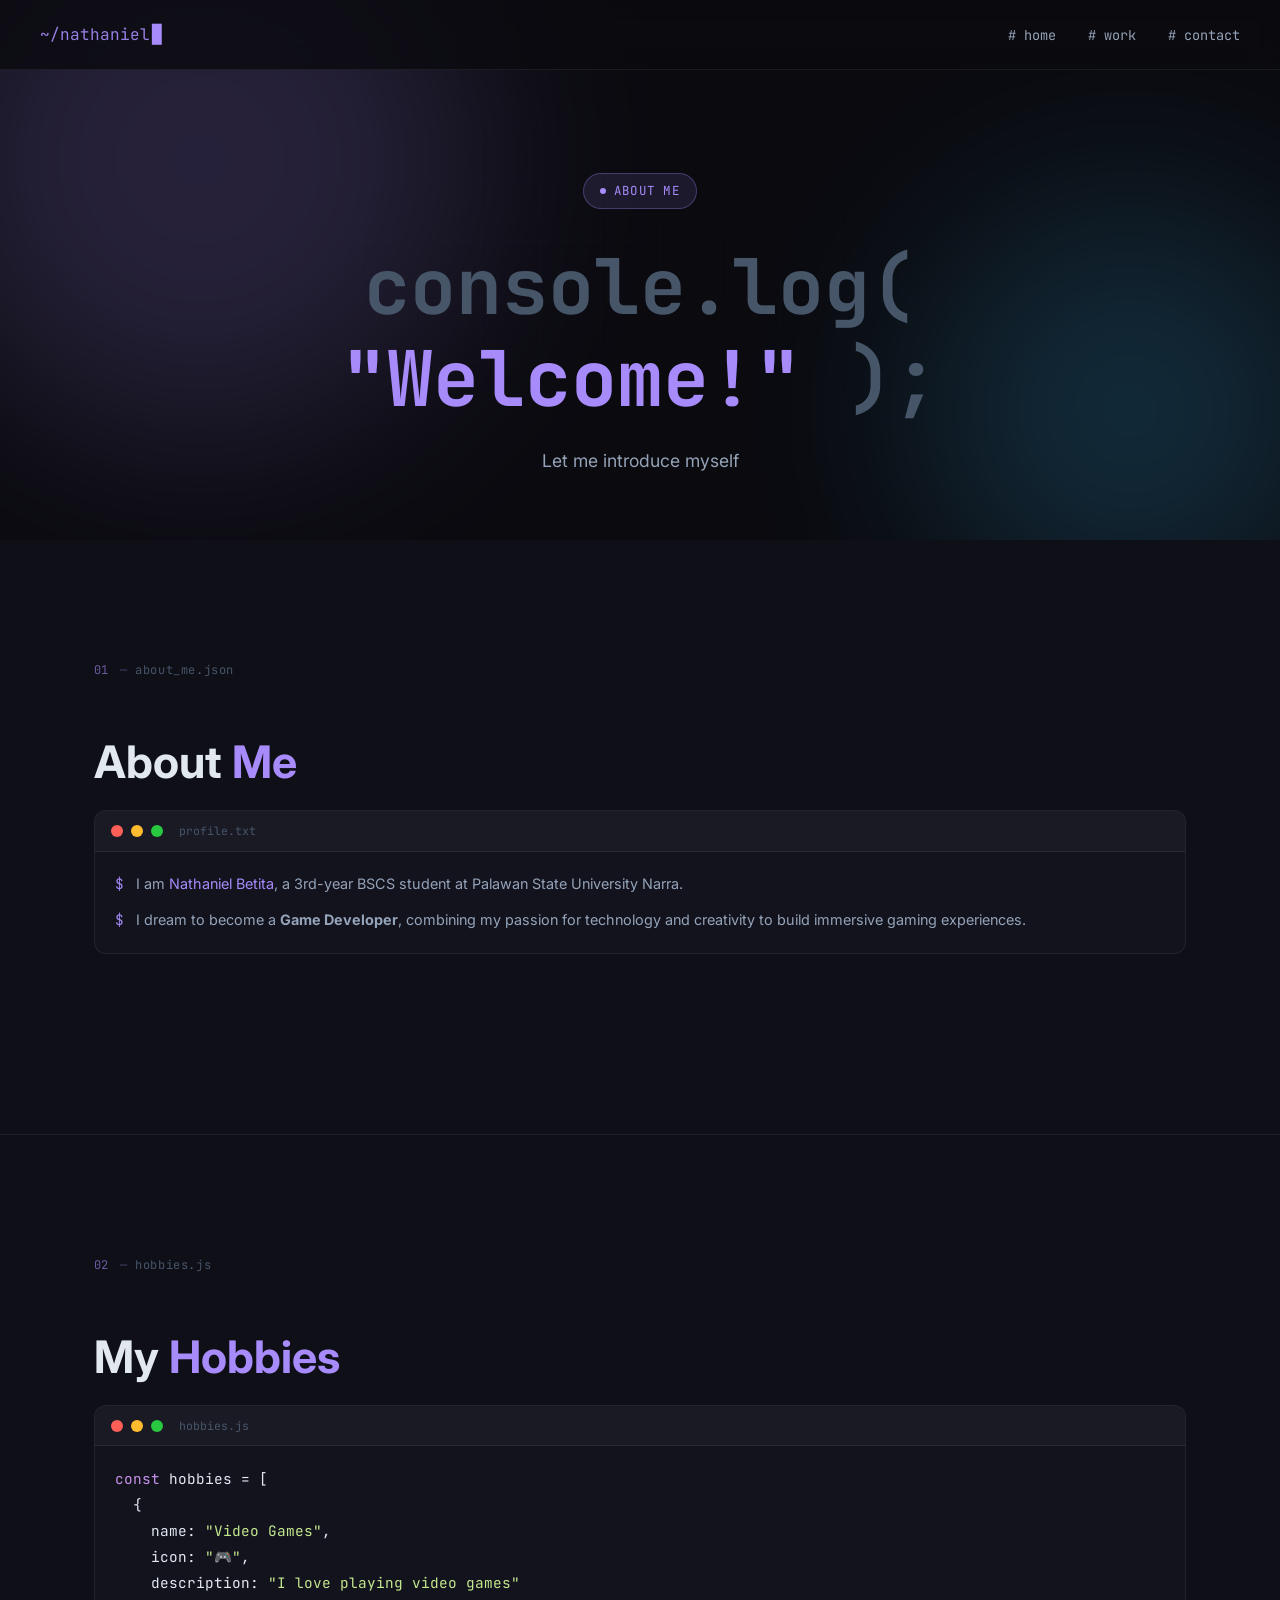
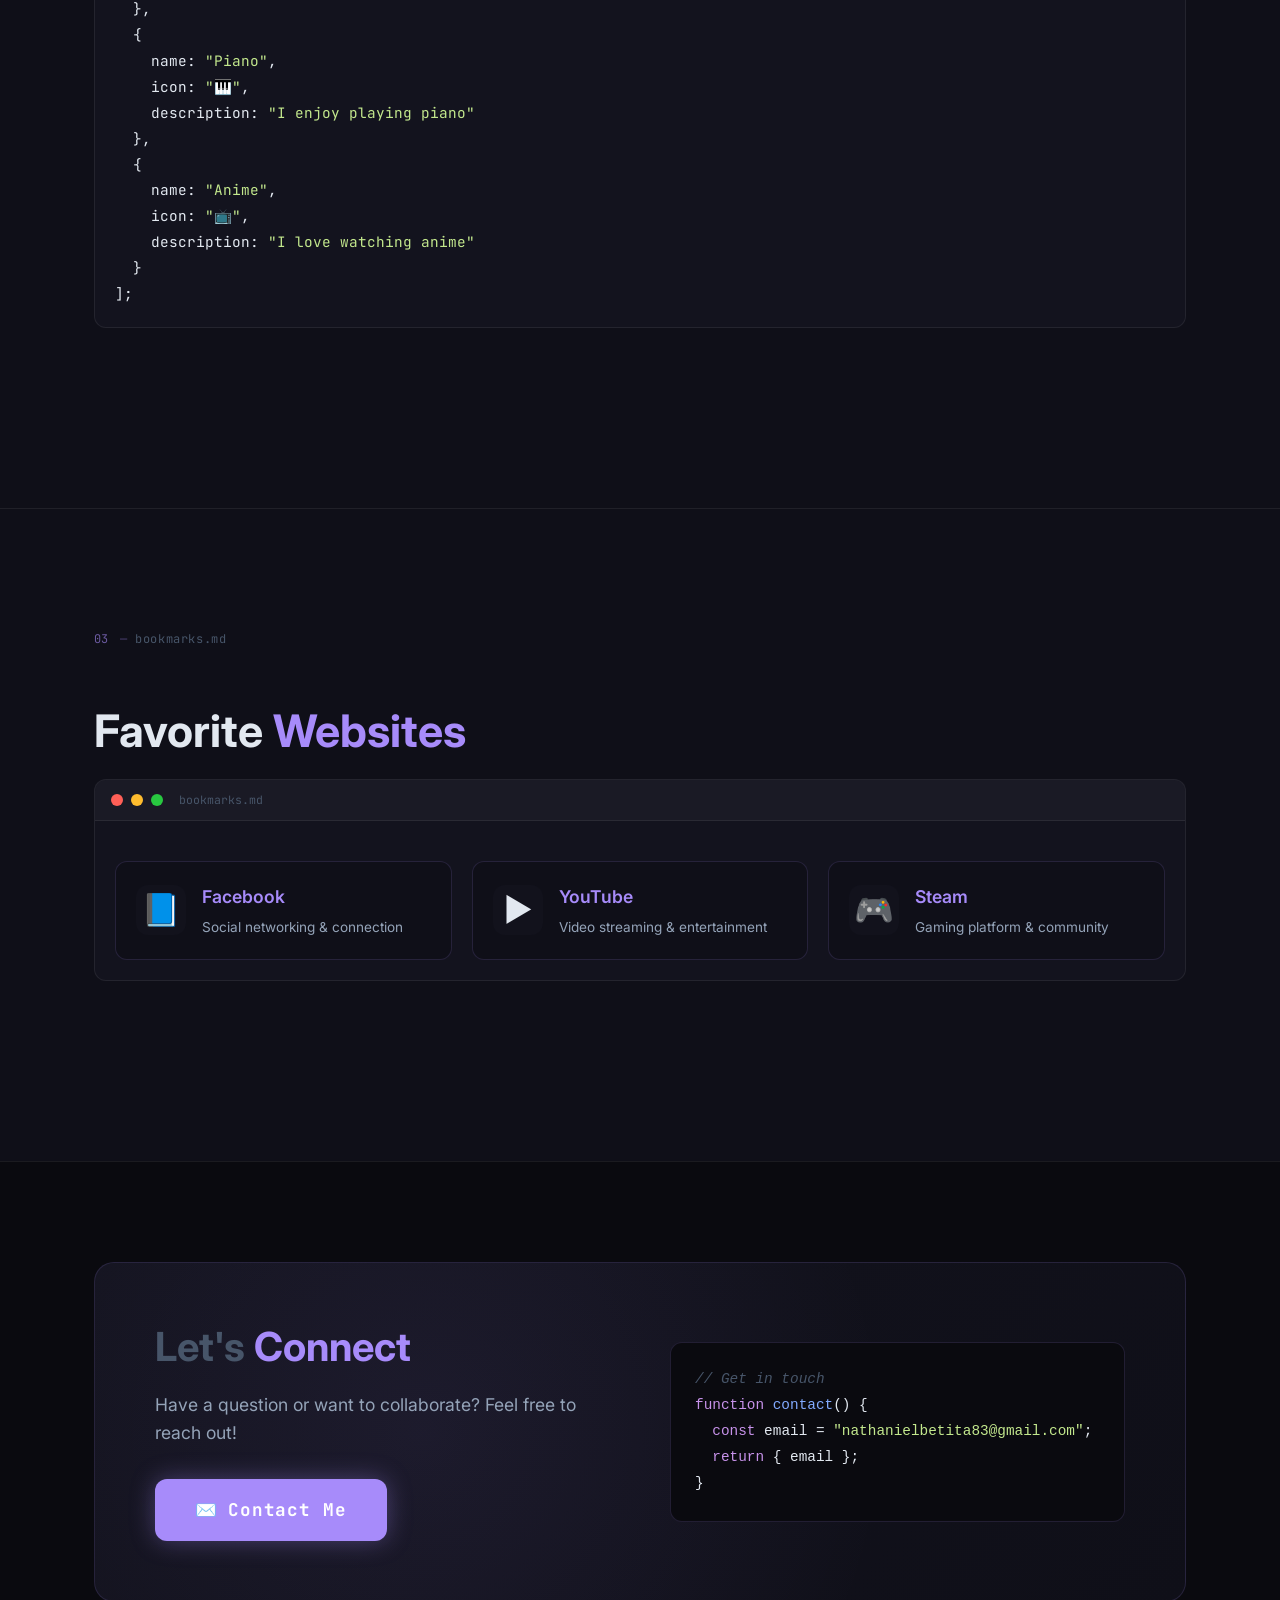
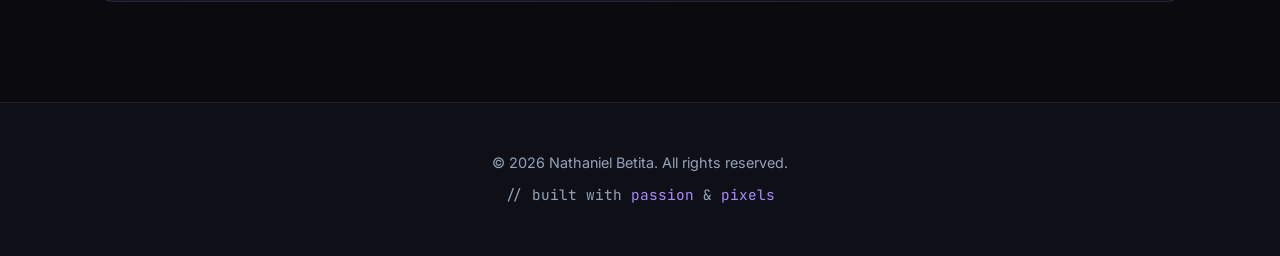
<file: about.html>
<!DOCTYPE html>
<html lang="en">
<head>
  <meta charset="UTF-8" />
  <meta name="viewport" content="width=device-width, initial-scale=1.0" />
  <title>About Me &mdash; Nathaniel</title>
  <link rel="stylesheet" href="styles.css" />
  <link rel="preconnect" href="https://fonts.googleapis.com" />
  <link rel="preconnect" href="https://fonts.gstatic.com" crossorigin />
  <link href="https://fonts.googleapis.com/css2?family=JetBrains+Mono:wght@400;700&family=Inter:wght@300;400;600;700&display=swap" rel="stylesheet" />
</head>
<body>

  <!-- ═══ NAV ═══ -->
  <nav class="navbar" id="navbar">
    <div class="nav-brand">
      <span class="nav-prompt">~/nathaniel</span>
      <span class="nav-cursor blink">█</span>
    </div>
    <ul class="nav-links">
      <li><a href="index.html" class="nav-link"># home</a></li>
      <li><a href="index.html#activity-1" class="nav-link"># work</a></li>
      <li><a href="index.html#contact" class="nav-link"># contact</a></li>
    </ul>
    <button class="hamburger" id="hamburger" aria-label="Toggle menu">
      <span></span><span></span><span></span>
    </button>
  </nav>

  <!-- ═══ HERO / HEADER ═══ -->
  <header class="hero about-hero">
    <div class="hero-bg">
      <div class="grid-lines"></div>
      <div class="orb orb-1"></div>
      <div class="orb orb-2"></div>
    </div>
    <div class="hero-content">
      <div class="hero-tag">
        <span class="tag-dot"></span>
        <span>About Me</span>
      </div>
      <h1 class="hero-title">
        <span class="line-dim">console.log(</span>
        <br />
        <span class="line-accent">"Welcome!"</span>
        <span class="line-dim">);</span>
      </h1>
      <p class="hero-subtitle">
        Let me introduce myself
      </p>
    </div>
  </header>

  <!-- ═══ ABOUT ME ═══ -->
  <section class="section about-section" id="about-me">
    <div class="container">
      <div class="section-label">
        <span class="label-index">01</span>
        <span class="label-text">about_me.json</span>
      </div>

      <div class="about-content-block">
        <h2 class="section-title">
          About <span class="accent">Me</span>
        </h2>
        <div class="terminal-block">
          <div class="terminal-header">
            <span class="t-dot red"></span>
            <span class="t-dot yellow"></span>
            <span class="t-dot green"></span>
            <span class="t-file">profile.txt</span>
          </div>
          <div class="terminal-body">
            <p class="t-line">
              <span class="t-prompt">$</span>
              <span>I am <span class="accent">Nathaniel Betita</span>, a 3rd-year BSCS student at Palawan State University Narra.</span>
            </p>
            <p class="t-line">
              <span class="t-prompt">$</span>
              <span>I dream to become a <strong>Game Developer</strong>, combining my passion for technology and creativity to build immersive gaming experiences.</span>
            </p>
          </div>
        </div>
      </div>
    </div>
  </section>

  <!-- ═══ HOBBIES ═══ -->
  <section class="section about-section" id="hobbies">
    <div class="container">
      <div class="section-label">
        <span class="label-index">02</span>
        <span class="label-text">hobbies.js</span>
      </div>

      <div class="about-content-block">
        <h2 class="section-title">
          My <span class="accent">Hobbies</span>
        </h2>
        <div class="terminal-block">
          <div class="terminal-header">
            <span class="t-dot red"></span>
            <span class="t-dot yellow"></span>
            <span class="t-dot green"></span>
            <span class="t-file">hobbies.js</span>
          </div>
          <div class="terminal-body">
            <pre class="code-block"><span class="code-keyword">const</span> hobbies = [
  {
    name: <span class="code-string">"Video Games"</span>,
    icon: <span class="code-string">"🎮"</span>,
    description: <span class="code-string">"I love playing video games"</span>
  },
  {
    name: <span class="code-string">"Piano"</span>,
    icon: <span class="code-string">"🎹"</span>,
    description: <span class="code-string">"I enjoy playing piano"</span>
  },
  {
    name: <span class="code-string">"Anime"</span>,
    icon: <span class="code-string">"📺"</span>,
    description: <span class="code-string">"I love watching anime"</span>
  }
];</pre>
          </div>
        </div>
      </div>
    </div>
  </section>

  <!-- ═══ FAVORITE WEBSITES ═══ -->
  <section class="section about-section" id="fave-websites">
    <div class="container">
      <div class="section-label">
        <span class="label-index">03</span>
        <span class="label-text">bookmarks.md</span>
      </div>

      <div class="about-content-block">
        <h2 class="section-title">
          Favorite <span class="accent">Websites</span>
        </h2>
        <div class="terminal-block">
          <div class="terminal-header">
            <span class="t-dot red"></span>
            <span class="t-dot yellow"></span>
            <span class="t-dot green"></span>
            <span class="t-file">bookmarks.md</span>
          </div>
          <div class="terminal-body">
            <div class="website-links">
              <a href="https://facebook.com" target="_blank" class="website-card">
                <div class="website-icon">📘</div>
                <div class="website-info">
                  <h3>Facebook</h3>
                  <p>Social networking & connection</p>
                </div>
              </a>
              <a href="https://youtube.com" target="_blank" class="website-card">
                <div class="website-icon">▶️</div>
                <div class="website-info">
                  <h3>YouTube</h3>
                  <p>Video streaming & entertainment</p>
                </div>
              </a>
              <a href="https://store.steampowered.com" target="_blank" class="website-card">
                <div class="website-icon">🎮</div>
                <div class="website-info">
                  <h3>Steam</h3>
                  <p>Gaming platform & community</p>
                </div>
              </a>
            </div>
          </div>
        </div>
      </div>
    </div>
  </section>

  <!-- ═══ CONTACT CTA ═══ -->
  <section class="section cta-section" id="contact-cta">
    <div class="container">
      <div class="cta-block">
        <div class="cta-content">
          <h2 class="cta-title">
            <span class="line-dim">Let's</span> <span class="accent">Connect</span>
          </h2>
          <p class="cta-text">
            Have a question or want to collaborate? Feel free to reach out!
          </p>
          <a href="mailto:nathanielbetita83@gmail.com" class="btn btn-primary btn-lg">
            <span>✉️</span> Contact Me
          </a>
        </div>
        <div class="cta-decoration">
          <div class="code-snippet">
            <pre><span class="code-comment">// Get in touch</span>
<span class="code-keyword">function</span> <span class="code-function">contact</span>() {
  <span class="code-keyword">const</span> email = <span class="code-string">"nathanielbetita83@gmail.com"</span>;
  <span class="code-keyword">return</span> { email };
}</pre>
          </div>
        </div>
      </div>
    </div>
  </section>

  <!-- ═══ FOOTER ═══ -->
  <footer class="footer">
    <div class="container">
      <div class="footer-content">
        <p>&copy; 2026 Nathaniel Betita. All rights reserved.</p>
        <p class="footer-code">
          <span class="code-dim">// built with</span> 
          <span class="accent">passion</span> 
          <span class="code-dim">&amp;</span> 
          <span class="accent">pixels</span>
        </p>
      </div>
    </div>
  </footer>

  <script src="script.js"></script>
</body>
</html>
</file>
<file: styles.css>
/* ═══════════════════════════════════════════════════════
   NATHANIEL PHOTOSHOP PORTFOLIO — styles.css
   Design: dark developer aesthetic + creative artistry
   ═══════════════════════════════════════════════════════ */

/* ── 1. CSS Custom Properties ── */
:root {
  --bg:         #0a0a0f;
  --bg-2:       #0f0f18;
  --bg-card:    #13131e;
  --bg-glass:   rgba(19, 19, 30, 0.75);

  --accent:     #a78bfa;       /* violet */
  --accent-2:   #38bdf8;       /* sky blue */
  --accent-3:   #f472b6;       /* pink */
  --accent-glow:rgba(167,139,250,0.25);

  --text:       #e2e8f0;
  --text-muted: #94a3b8;
  --text-dim:   #475569;

  --border:     rgba(167,139,250,0.15);
  --border-2:   rgba(255,255,255,0.07);

  --radius:     12px;
  --radius-lg:  20px;

  --font-mono:  'JetBrains Mono', 'Fira Code', monospace;
  --font-sans:  'Inter', system-ui, sans-serif;

  --nav-h:      70px;
  --section-gap:120px;
}

/* ── 2. Reset & Base ── */
*, *::before, *::after { box-sizing: border-box; margin: 0; padding: 0; }

html { scroll-behavior: smooth; }

body {
  font-family: var(--font-sans);
  background: var(--bg);
  color: var(--text);
  line-height: 1.7;
  overflow-x: hidden;
}

a { color: inherit; text-decoration: none; }
ul { list-style: none; }
img { display: block; max-width: 100%; }
button { cursor: pointer; font-family: inherit; }

::selection { background: var(--accent); color: #fff; }

/* ── 3. Scrollbar ── */
::-webkit-scrollbar { width: 6px; }
::-webkit-scrollbar-track { background: var(--bg); }
::-webkit-scrollbar-thumb { background: var(--accent); border-radius: 99px; }

/* ── 4. Utility ── */
.container {
  max-width: 1140px;
  margin: 0 auto;
  padding: 0 24px;
}

.accent { color: var(--accent); }

/* ── 5. Nav ── */
.navbar {
  position: fixed;
  top: 0; left: 0; right: 0;
  z-index: 100;
  height: var(--nav-h);
  display: flex;
  align-items: center;
  justify-content: space-between;
  padding: 0 40px;
  background: rgba(10,10,15,0.8);
  backdrop-filter: blur(12px);
  -webkit-backdrop-filter: blur(12px);
  border-bottom: 1px solid var(--border-2);
  transition: box-shadow 0.3s;
}
.navbar.scrolled { box-shadow: 0 4px 40px rgba(0,0,0,0.5); }

.nav-brand {
  font-family: var(--font-mono);
  font-size: 1rem;
  color: var(--accent);
  display: flex;
  align-items: center;
  gap: 2px;
}
.nav-prompt { opacity: 0.9; }

.nav-links {
  display: flex;
  gap: 32px;
}
.nav-link {
  font-family: var(--font-mono);
  font-size: 0.85rem;
  color: var(--text-muted);
  transition: color 0.2s;
  position: relative;
}
.nav-link::after {
  content: '';
  position: absolute;
  bottom: -4px; left: 0;
  width: 0; height: 1px;
  background: var(--accent);
  transition: width 0.3s;
}
.nav-link:hover { color: var(--accent); }
.nav-link:hover::after { width: 100%; }

.hamburger {
  display: none;
  flex-direction: column;
  gap: 5px;
  background: none;
  border: none;
  padding: 4px;
}
.hamburger span {
  display: block;
  width: 24px; height: 2px;
  background: var(--text-muted);
  border-radius: 2px;
  transition: transform 0.3s, opacity 0.3s;
}

/* ── 6. Blink cursor ── */
.blink { animation: blink 1.1s step-end infinite; }
@keyframes blink { 50% { opacity: 0; } }

/* ── 7. Buttons ── */
.btn {
  display: inline-flex;
  align-items: center;
  gap: 8px;
  padding: 12px 28px;
  border-radius: var(--radius);
  font-family: var(--font-mono);
  font-size: 0.85rem;
  font-weight: 700;
  letter-spacing: 0.05em;
  transition: all 0.25s;
  cursor: pointer;
  border: none;
}
.btn-primary {
  background: var(--accent);
  color: #fff;
  box-shadow: 0 0 24px rgba(167,139,250,0.35);
}
.btn-primary:hover {
  background: #c4b5fd;
  box-shadow: 0 0 36px rgba(167,139,250,0.55);
  transform: translateY(-2px);
}
.btn-ghost {
  background: transparent;
  color: var(--text-muted);
  border: 1px solid var(--border);
}
.btn-ghost:hover {
  color: var(--accent);
  border-color: var(--accent);
  background: var(--accent-glow);
  transform: translateY(-2px);
}

/* ── 8. Hero ── */
.hero {
  position: relative;
  min-height: 100vh;
  display: flex;
  align-items: center;
  justify-content: center;
  overflow: hidden;
  padding-top: var(--nav-h);
}

.hero-bg {
  position: absolute;
  inset: 0;
  pointer-events: none;
}

.grid-lines {
  position: absolute;
  inset: 0;
  background-image:
    linear-gradient(rgba(167,139,250,0.04) 1px, transparent 1px),
    linear-gradient(90deg, rgba(167,139,250,0.04) 1px, transparent 1px);
  background-size: 60px 60px;
  mask-image: radial-gradient(ellipse at center, rgba(0,0,0,0.6) 0%, transparent 70%);
}

.orb {
  position: absolute;
  border-radius: 50%;
  filter: blur(100px);
  opacity: 0.18;
}
.orb-1 {
  width: 560px; height: 560px;
  background: var(--accent);
  top: -120px; left: -80px;
  animation: drift 12s ease-in-out infinite alternate;
}
.orb-2 {
  width: 420px; height: 420px;
  background: var(--accent-2);
  bottom: -80px; right: -60px;
  animation: drift 16s ease-in-out infinite alternate-reverse;
}
@keyframes drift {
  from { transform: translate(0, 0) scale(1); }
  to   { transform: translate(40px, 20px) scale(1.05); }
}

.hero-content {
  position: relative;
  z-index: 1;
  text-align: center;
  padding: 20px;
}

.hero-tag {
  display: inline-flex;
  align-items: center;
  gap: 8px;
  font-family: var(--font-mono);
  font-size: 0.78rem;
  color: var(--accent);
  background: rgba(167,139,250,0.12);
  border: 1px solid rgba(167,139,250,0.3);
  border-radius: 99px;
  padding: 6px 16px;
  margin-bottom: 32px;
  text-transform: uppercase;
  letter-spacing: 0.1em;
}
.tag-dot {
  width: 6px; height: 6px;
  border-radius: 50%;
  background: var(--accent);
  animation: pulse 1.8s ease-in-out infinite;
}
@keyframes pulse {
  0%, 100% { opacity: 1; transform: scale(1); }
  50% { opacity: 0.5; transform: scale(1.4); }
}

.hero-title {
  font-family: var(--font-mono);
  font-size: clamp(2.2rem, 6vw, 5rem);
  font-weight: 700;
  line-height: 1.2;
  margin-bottom: 20px;
}
.line-dim  { color: var(--text-dim); }
.line-accent { color: var(--accent); }

.hero-subtitle {
  font-size: 1.1rem;
  color: var(--text-muted);
  margin-bottom: 40px;
  line-height: 1.8;
}
.subtitle-code {
  font-family: var(--font-mono);
  font-size: 0.85rem;
  color: var(--text-dim);
}

.hero-actions {
  display: flex;
  gap: 16px;
  justify-content: center;
  flex-wrap: wrap;
}

.hero-scroll-hint {
  position: absolute;
  bottom: 36px; left: 50%;
  transform: translateX(-50%);
  display: flex;
  flex-direction: column;
  align-items: center;
  gap: 8px;
  font-family: var(--font-mono);
  font-size: 0.7rem;
  color: var(--text-dim);
  letter-spacing: 0.1em;
  text-transform: uppercase;
  z-index: 1;
}
.scroll-line {
  width: 1px; height: 40px;
  background: linear-gradient(to bottom, var(--text-dim), transparent);
  animation: grow 2s ease-in-out infinite;
}
@keyframes grow {
  0% { transform: scaleY(0); transform-origin: top; }
  50% { transform: scaleY(1); transform-origin: top; }
  51% { transform: scaleY(1); transform-origin: bottom; }
  100% { transform: scaleY(0); transform-origin: bottom; }
}

/* ── 9. Section Shared ── */
.section {
  padding: var(--section-gap) 0;
  position: relative;
}
.section + .section { border-top: 1px solid var(--border-2); }

.section-label {
  display: flex;
  align-items: center;
  gap: 12px;
  margin-bottom: 56px;
}
.label-index {
  font-family: var(--font-mono);
  font-size: 0.75rem;
  color: var(--accent);
  opacity: 0.6;
}
.label-text {
  font-family: var(--font-mono);
  font-size: 0.75rem;
  color: var(--text-dim);
  letter-spacing: 0.05em;
}
.label-text::before { content: '— '; color: var(--accent); opacity: 0.4; }

.section-title {
  font-size: clamp(1.8rem, 4vw, 2.8rem);
  font-weight: 700;
  line-height: 1.2;
  margin-bottom: 20px;
}

/* ── 10. About Section ── */
.about-section { background: var(--bg-2); }

.about-grid {
  display: grid;
  grid-template-columns: 280px 1fr;
  gap: 64px;
  align-items: start;
}

.about-photo-frame {
  position: relative;
}
.about-photo-placeholder {
  aspect-ratio: 3/4;
  background: var(--bg-card);
  border: 2px dashed var(--border);
  border-radius: var(--radius-lg);
  display: flex;
  flex-direction: column;
  align-items: center;
  justify-content: center;
  gap: 12px;
  color: var(--text-dim);
  font-family: var(--font-mono);
  font-size: 0.75rem;
  transition: border-color 0.3s, color 0.3s;
}
.about-photo-placeholder:hover {
  border-color: var(--accent);
  color: var(--accent);
}
.placeholder-icon {
  width: 48px; height: 48px;
  color: inherit;
}
.photo-frame-deco {
  position: absolute;
  top: 12px; left: 12px; right: -12px; bottom: -12px;
  border: 1px solid var(--accent);
  border-radius: var(--radius-lg);
  opacity: 0.2;
  pointer-events: none;
  z-index: -1;
}

/* Terminal block */
.terminal-block {
  background: var(--bg-card);
  border: 1px solid var(--border-2);
  border-radius: var(--radius);
  overflow: hidden;
  margin-bottom: 28px;
}
.terminal-header {
  display: flex;
  align-items: center;
  gap: 8px;
  padding: 10px 16px;
  background: rgba(255,255,255,0.03);
  border-bottom: 1px solid var(--border-2);
}
.t-dot {
  width: 12px; height: 12px;
  border-radius: 50%;
}
.t-dot.red    { background: #ff5f57; }
.t-dot.yellow { background: #febc2e; }
.t-dot.green  { background: #28c840; }
.t-file {
  font-family: var(--font-mono);
  font-size: 0.72rem;
  color: var(--text-dim);
  margin-left: 8px;
}
.terminal-body { padding: 20px; }
.t-line {
  font-size: 0.9rem;
  color: var(--text-muted);
  margin-bottom: 12px;
  display: flex;
  gap: 12px;
}
.t-line:last-child { margin-bottom: 0; }
.t-prompt {
  color: var(--accent);
  font-family: var(--font-mono);
  flex-shrink: 0;
}

.about-skills {
  display: flex;
  flex-wrap: wrap;
  gap: 10px;
}
.skill-tag {
  font-family: var(--font-mono);
  font-size: 0.75rem;
  color: var(--accent);
  background: rgba(167,139,250,0.1);
  border: 1px solid rgba(167,139,250,0.25);
  border-radius: 6px;
  padding: 5px 12px;
  transition: background 0.2s, border-color 0.2s;
}
.skill-tag:hover {
  background: rgba(167,139,250,0.2);
  border-color: var(--accent);
}

/* ── 11. Activity Sections ── */
.activity-section { background: var(--bg); }
.activity-section.alt-layout { background: var(--bg-2); }

.activity-grid {
  display: grid;
  grid-template-columns: 1fr 1fr;
  gap: 64px;
  align-items: center;
}
.activity-grid.reversed { direction: rtl; }
.activity-grid.reversed > * { direction: ltr; }

.activity-desc {
  color: var(--text-muted);
  font-size: 1rem;
  margin-bottom: 24px;
  line-height: 1.8;
}

.activity-meta {
  font-family: var(--font-mono);
  font-size: 0.8rem;
  color: var(--text-dim);
  display: flex;
  flex-direction: column;
  gap: 6px;
}
.meta-key {
  color: var(--accent);
  margin-right: 4px;
}

/* ── 12. Image Upload Card ── */
.image-upload-card {
  background: var(--bg-card);
  border: 2px dashed var(--border);
  border-radius: var(--radius-lg);
  overflow: hidden;
  aspect-ratio: 4/3;
  position: relative;
  transition: border-color 0.3s, box-shadow 0.3s;
  cursor: pointer;
}
.image-upload-card:hover,
.image-upload-card.drag-over {
  border-color: var(--accent);
  box-shadow: 0 0 40px var(--accent-glow);
}
.image-upload-card.has-image { border-style: solid; border-color: var(--border); }

.upload-inner {
  position: absolute;
  inset: 0;
  display: flex;
  flex-direction: column;
  align-items: center;
  justify-content: center;
  gap: 10px;
  padding: 24px;
  text-align: center;
}

.upload-icon-wrap {
  width: 56px; height: 56px;
  color: var(--text-dim);
  margin-bottom: 4px;
  transition: color 0.3s, transform 0.3s;
}
.image-upload-card:hover .upload-icon-wrap {
  color: var(--accent);
  transform: translateY(-4px);
}

.upload-label {
  font-family: var(--font-mono);
  font-size: 0.85rem;
  color: var(--text-muted);
}
.upload-hint {
  font-family: var(--font-mono);
  font-size: 0.72rem;
  color: var(--text-dim);
}

.upload-btn {
  display: inline-block;
  margin-top: 8px;
  padding: 8px 20px;
  background: rgba(167,139,250,0.12);
  border: 1px solid rgba(167,139,250,0.3);
  border-radius: 8px;
  font-family: var(--font-mono);
  font-size: 0.78rem;
  color: var(--accent);
  cursor: pointer;
  transition: background 0.2s, border-color 0.2s;
}
.upload-btn:hover {
  background: rgba(167,139,250,0.22);
  border-color: var(--accent);
}
.file-input { display: none; }

/* Preview state */
.upload-preview {
  position: absolute;
  inset: 0;
}
.preview-img {
  width: 100%; height: 100%;
  object-fit: cover;
  display: block;
}
.remove-img {
  position: absolute;
  top: 10px; right: 10px;
  width: 30px; height: 30px;
  border-radius: 50%;
  background: rgba(0,0,0,0.6);
  border: none;
  color: #fff;
  font-size: 0.85rem;
  display: flex;
  align-items: center;
  justify-content: center;
  opacity: 0;
  transition: opacity 0.2s;
}
.upload-preview:hover .remove-img { opacity: 1; }

/* ── 13a. Multi-upload Grid ── */
.multi-upload-grid {
  display: grid;
  gap: 16px;
}
.multi-upload-grid.two-col {
  grid-template-columns: 1fr 1fr;
}
.multi-upload-grid.three-col {
  grid-template-columns: 1fr 1fr 1fr;
}

.upload-slot {
  display: flex;
  flex-direction: column;
  gap: 8px;
}
.upload-slot-label {
  font-family: var(--font-mono);
  font-size: 0.72rem;
  color: var(--accent);
  text-align: center;
  letter-spacing: 0.06em;
  text-transform: uppercase;
  background: rgba(167,139,250,0.1);
  border: 1px solid rgba(167,139,250,0.2);
  border-radius: 6px;
  padding: 4px 8px;
}

.upload-slot .image-upload-card {
  aspect-ratio: 1 / 1;
  flex: 1;
}

/* ── 13b. Static Activity Image Cards ── */
.activity-img-card {
  background: var(--bg-card);
  border: 2px solid var(--border);
  border-radius: var(--radius-lg);
  overflow: hidden;
  aspect-ratio: 4/3;
  position: relative;
  cursor: pointer;
  transition: transform 0.3s ease, border-color 0.3s ease;
}

.activity-img-card:hover {
  transform: scale(1.03);
  border-color: var(--accent);
}

.activity-img-card::after {
  content: '🔍 Click to expand';
  position: absolute;
  bottom: 0;
  left: 0;
  right: 0;
  background: rgba(0, 0, 0, 0.8);
  color: var(--accent);
  padding: 10px;
  text-align: center;
  font-size: 0.8rem;
  font-family: var(--font-mono);
  opacity: 0;
  transition: opacity 0.3s ease;
  backdrop-filter: blur(8px);
}

.activity-img-card:hover::after {
  opacity: 1;
}

.activity-img {
  width: 100%; height: 100%;
  object-fit: cover;
  display: block;
}
.upload-slot .activity-img-card {
  aspect-ratio: 1 / 1;
  flex: 1;
}

/* ── 13c. Reporter Notice ── */
.reporter-notice {
  background: var(--bg-card);
  border: 2px dashed var(--border);
  border-radius: var(--radius-lg);
  display: flex;
  flex-direction: column;
  align-items: center;
  justify-content: center;
  gap: 12px;
  padding: 48px 32px;
  text-align: center;
  aspect-ratio: 4/3;
}
.reporter-icon {
  width: 56px;
  height: 56px;
  color: var(--accent);
  opacity: 0.7;
}
.reporter-title {
  font-family: var(--font-mono);
  font-size: 0.9rem;
  color: var(--accent);
  font-weight: 700;
}
.reporter-text {
  font-size: 0.85rem;
  color: var(--text-muted);
  line-height: 1.6;
  max-width: 280px;
}

/* ── 13. Contact Section ── */
.contact-section { background: var(--bg-2); }

.contact-inner {
  max-width: 600px;
}
.contact-sub {
  color: var(--text-muted);
  font-size: 1rem;
  margin-bottom: 32px;
}

.contact-code-block {
  background: var(--bg-card);
  border: 1px solid var(--border-2);
  border-radius: var(--radius);
  padding: 28px;
  margin-bottom: 32px;
  font-family: var(--font-mono);
  font-size: 0.88rem;
  line-height: 2;
  overflow-x: auto;
}
.json-key  { color: var(--accent-2); }
.json-val  { color: var(--accent-3); }

/* ── 14. Footer ── */
.footer {
  background: var(--bg);
  border-top: 1px solid var(--border-2);
  padding: 28px 0;
}
.footer-inner {
  display: flex;
  align-items: center;
  justify-content: space-between;
  flex-wrap: wrap;
  gap: 12px;
}
.footer-brand {
  font-family: var(--font-mono);
  font-size: 0.9rem;
  color: var(--accent);
}
.footer-copy {
  font-size: 0.8rem;
  color: var(--text-dim);
}
.footer-tech {
  font-family: var(--font-mono);
  font-size: 0.75rem;
  color: var(--text-dim);
}

/* ── 15. Scroll-reveal animations ── */
.reveal {
  opacity: 0;
  transform: translateY(28px);
  transition: opacity 0.7s ease, transform 0.7s ease;
}
.reveal.visible {
  opacity: 1;
  transform: none;
}

/* ── 16. Responsive ── */
@media (max-width: 900px) {
  .about-grid {
    grid-template-columns: 1fr;
  }
  .about-photo-frame {
    max-width: 240px;
    margin: 0 auto;
  }
  .activity-grid,
  .activity-grid.reversed {
    grid-template-columns: 1fr;
    direction: ltr;
  }
  .activity-grid .activity-info,
  .activity-grid.reversed .activity-info {
    order: 0;
  }
  .activity-grid .activity-media,
  .activity-grid.reversed .activity-media {
    order: 1;
  }
  .multi-upload-grid.three-col {
    grid-template-columns: 1fr 1fr;
  }
}

@media (max-width: 640px) {
  :root { --section-gap: 80px; }
  .navbar { padding: 0 20px; }
  .nav-links { display: none; }
  .nav-links.open {
    display: flex;
    flex-direction: column;
    position: fixed;
    top: var(--nav-h); left: 0; right: 0;
    background: var(--bg-card);
    border-bottom: 1px solid var(--border-2);
    padding: 24px 20px;
    gap: 16px;
    z-index: 99;
  }
  .hamburger { display: flex; }

  .hero-title { font-size: 1.8rem; }
  .footer-inner { flex-direction: column; text-align: center; }

  .multi-upload-grid.two-col,
  .multi-upload-grid.three-col {
    grid-template-columns: 1fr;
  }
}

/* ═══ PHOTO MODAL ═══ */
.about-photo-frame {
  position: relative;
  cursor: pointer;
  transition: transform 0.3s ease;
}

.about-photo-frame:hover {
  transform: scale(1.02);
}

.photo-click-hint {
  position: absolute;
  bottom: 12px;
  left: 50%;
  transform: translateX(-50%);
  background: rgba(0, 0, 0, 0.75);
  color: var(--accent);
  padding: 6px 14px;
  border-radius: 20px;
  font-size: 0.75rem;
  font-family: var(--font-mono);
  opacity: 0;
  transition: opacity 0.3s ease;
  pointer-events: none;
  backdrop-filter: blur(8px);
}

.about-photo-frame:hover .photo-click-hint {
  opacity: 1;
}

.photo-modal {
  position: fixed;
  top: 0;
  left: 0;
  width: 100%;
  height: 100%;
  z-index: 9999;
  display: none;
  align-items: center;
  justify-content: center;
  padding: 20px;
  overflow: hidden;
}

.photo-modal.active {
  display: flex;
}

.modal-backdrop {
  position: absolute;
  top: 0;
  left: 0;
  width: 100%;
  height: 100%;
  background: rgba(0, 0, 0, 0);
  backdrop-filter: blur(0px);
  transition: all 0.4s ease;
}

.photo-modal.active .modal-backdrop {
  background: rgba(0, 0, 0, 0.92);
  backdrop-filter: blur(12px);
}

.modal-content {
  position: relative;
  z-index: 1;
  max-width: 90vw;
  max-height: 90vh;
  display: flex;
  align-items: center;
  justify-content: center;
  opacity: 0;
  transform: scale(0.9);
  transition: all 0.4s cubic-bezier(0.34, 1.56, 0.64, 1);
}

.photo-modal.active .modal-content {
  opacity: 1;
  transform: scale(1);
}

.modal-img {
  max-width: 100%;
  max-height: 90vh;
  width: auto;
  height: auto;
  object-fit: contain;
  border-radius: var(--radius-lg);
  box-shadow: 0 25px 50px rgba(0, 0, 0, 0.5), 
              0 0 0 1px rgba(167, 139, 250, 0.2),
              0 0 40px rgba(167, 139, 250, 0.15);
}

.modal-close {
  position: absolute;
  top: 20px;
  right: 20px;
  z-index: 2;
  width: 48px;
  height: 48px;
  border: none;
  background: rgba(255, 255, 255, 0.1);
  backdrop-filter: blur(12px);
  border-radius: 50%;
  color: var(--text);
  cursor: pointer;
  display: flex;
  align-items: center;
  justify-content: center;
  transition: all 0.3s ease;
  opacity: 0;
  transform: scale(0.8);
}

.photo-modal.active .modal-close {
  opacity: 1;
  transform: scale(1);
  transition-delay: 0.2s;
}

.modal-close:hover {
  background: var(--accent);
  transform: scale(1.1) rotate(90deg);
}

.modal-close svg {
  width: 24px;
  height: 24px;
}

@media (max-width: 1024px) {
  .modal-content {
    max-width: 92vw;
    max-height: 88vh;
  }
  
  .modal-img {
    max-height: 88vh;
  }
}

@media (max-width: 640px) {
  .photo-click-hint {
    opacity: 1;
    font-size: 0.7rem;
    padding: 5px 12px;
  }
  
  .activity-img-card::after {
    opacity: 1;
    font-size: 0.7rem;
    padding: 8px;
  }
  
  .photo-modal {
    padding: 10px;
  }
  
  .modal-content {
    max-width: 95vw;
    max-height: 85vh;
  }
  
  .modal-img {
    max-height: 85vh;
  }
  
  .modal-close {
    width: 40px;
    height: 40px;
    top: 10px;
    right: 10px;
  }
  
  .modal-close svg {
    width: 20px;
    height: 20px;
  }
}

/* ═══════════════════════════════════════════════════════
   ABOUT PAGE SPECIFIC STYLES
   ═══════════════════════════════════════════════════════ */

/* ── About Hero ── */
.about-hero {
  min-height: 60vh;
  padding-top: calc(var(--nav-h) + 80px);
}

/* ── About Content Block ── */
.about-content-block {
  margin-bottom: 60px;
}

/* ── Code Block Styling ── */
.code-block {
  margin: 0;
  padding: 0;
  font-family: var(--font-mono);
  font-size: 0.9rem;
  line-height: 1.8;
  color: var(--text);
  overflow-x: auto;
  -webkit-overflow-scrolling: touch;
}

.code-keyword {
  color: #c792ea;
}

.code-string {
  color: #c3e88d;
}

.code-function {
  color: #82aaff;
}

.code-comment {
  color: var(--text-dim);
  font-style: italic;
}

.code-dim {
  color: var(--text-muted);
}

/* ── Website Links Grid ── */
.website-links {
  display: grid;
  grid-template-columns: repeat(auto-fit, minmax(250px, 1fr));
  gap: 20px;
  margin-top: 20px;
}

.website-card {
  display: flex;
  align-items: center;
  gap: 16px;
  padding: 20px;
  background: var(--bg-2);
  border: 1px solid var(--border);
  border-radius: var(--radius);
  transition: all 0.3s ease;
  cursor: pointer;
}

.website-card:hover {
  background: var(--bg-card);
  border-color: var(--accent);
  transform: translateY(-3px);
  box-shadow: 0 8px 30px var(--accent-glow);
}

.website-icon {
  font-size: 2rem;
  width: 50px;
  height: 50px;
  display: flex;
  align-items: center;
  justify-content: center;
  background: var(--bg-glass);
  border-radius: var(--radius);
  flex-shrink: 0;
}

.website-info h3 {
  font-size: 1.1rem;
  font-weight: 600;
  margin-bottom: 4px;
  color: var(--accent);
}

.website-info p {
  font-size: 0.85rem;
  color: var(--text-muted);
  margin: 0;
}

/* ── CTA Section ── */
.cta-section {
  padding: 100px 0;
}

.cta-block {
  display: grid;
  grid-template-columns: 1fr 1fr;
  gap: 60px;
  align-items: center;
  background: linear-gradient(135deg, var(--bg-card) 0%, var(--bg-2) 100%);
  border: 1px solid var(--border);
  border-radius: var(--radius-lg);
  padding: 60px;
  position: relative;
  overflow: hidden;
}

.cta-block::before {
  content: '';
  position: absolute;
  top: 0;
  left: 0;
  right: 0;
  bottom: 0;
  background: radial-gradient(circle at 30% 50%, var(--accent-glow), transparent 60%);
  opacity: 0.3;
  pointer-events: none;
}

.cta-content {
  position: relative;
  z-index: 1;
}

.cta-title {
  font-size: 2.5rem;
  font-weight: 700;
  margin-bottom: 20px;
  line-height: 1.2;
}

.cta-text {
  font-size: 1.1rem;
  color: var(--text-muted);
  margin-bottom: 32px;
  line-height: 1.6;
}

.btn-lg {
  padding: 16px 40px;
  font-size: 1.1rem;
  display: inline-flex;
  align-items: center;
  gap: 10px;
}

.cta-decoration {
  position: relative;
  z-index: 1;
}

.code-snippet {
  background: var(--bg);
  border: 1px solid var(--border);
  border-radius: var(--radius);
  padding: 24px;
  font-family: var(--font-mono);
  font-size: 0.9rem;
}

.code-snippet pre {
  margin: 0;
  color: var(--text);
  line-height: 1.8;
}

/* ── Footer ── */
.footer {
  padding: 40px 0;
  border-top: 1px solid var(--border-2);
  background: var(--bg-2);
}

.footer-content {
  text-align: center;
}

.footer-content p {
  margin: 8px 0;
  color: var(--text-muted);
  font-size: 0.9rem;
}

.footer-code {
  font-family: var(--font-mono);
  font-size: 0.85rem;
}

/* ── Responsive: About Page ── */
@media (max-width: 768px) {
  .about-hero {
    min-height: 50vh;
    padding-top: calc(var(--nav-h) + 40px);
  }

  .website-links {
    grid-template-columns: 1fr;
  }

  .cta-block {
    grid-template-columns: 1fr;
    gap: 40px;
    padding: 40px 24px;
  }

  .cta-title {
    font-size: 2rem;
  }

  .cta-decoration {
    display: none;
  }
}
</file>
